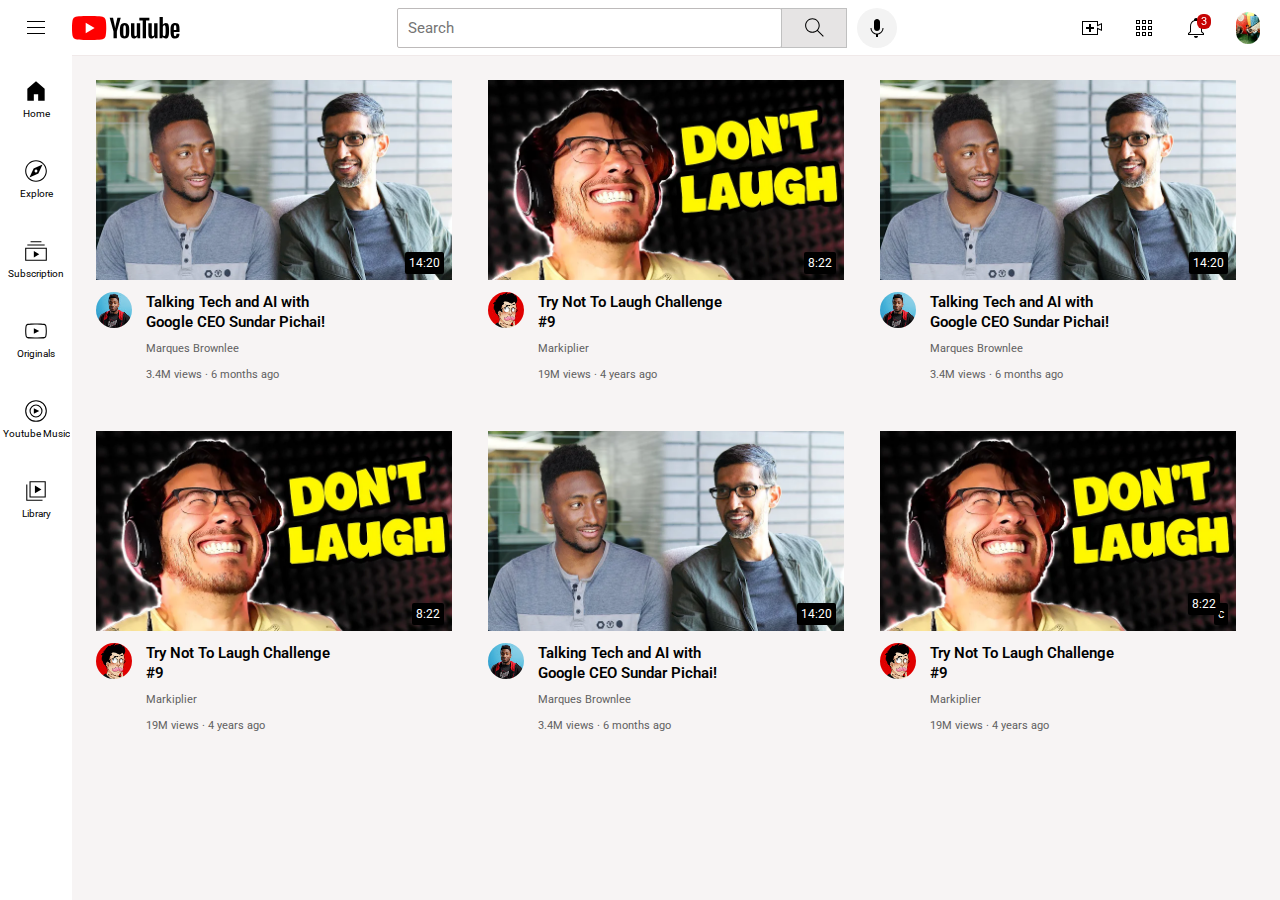
<file: Index.html>
<!DOCTYPE html>
<html>
    <head>
        <title>final 
</title> 
<link rel="preconnect" href="https://fonts.googleapis.com">
<link rel="preconnect" href="https://fonts.gstatic.com" crossorigin>
<link href="https://fonts.googleapis.com/css2?family=Roboto:ital,wght@0,400;1,700&display=swap" rel="stylesheet">
<link rel="stylesheet" href="styles/styles/general.css">
<link rel="stylesheet" href="styles/styles/header.css">
<link rel="stylesheet" href="styles/styles/video.css">
<link rel="stylesheet" href="styles/styles/sidebar.css">
    </head>
    <body>
    <div class="header">
        <div class="left-s">
            <img class="hamburger-menu" src="icons/hamburger-menu.svg" alt="">
            <img class="youtube-logo" src="icons/youtube-logo.svg " alt="">
        </div>
        <div class="middle-s"> 
            <input class="searchbox" type="text" placeholder="Search" > 
            <button class=" search-button">
                <img class="search-icon" src="icons/search.svg" >
                <div class="tooltip">Search</div>
            </button>
            <button class="voice-button">
                <img class="voice-icon" src="icons/voice-search-icon.svg" >
                <div class="tooltip">Search with your voice</div>
            </button>
          </div>
        <div class="right-s">
            <div class="upload-icon-container">          
                  <img class="upload-icon" src="icons/upload.svg" >
                  <div class="tooltip">create</div>
            </div>
            <div class="youtube-app-icon-container">         
                   <img class="youtube-app-icon" src="icons/youtube-apps.svg" >
                   <div class="tooltip">Youtube app</div>   
            </div>
            <div class="notifications-icon-container"><img class="notification-icon" src="icons/notifications.svg" >
            <div class="notifications-count">3</div>
            <div class="tooltip">Notifications</div>
            </div>
            <div class="email-pic-container">
                <img class="email-pic" src="pic/thumbnail-5.jpg" >
                <div class="tooltip">Profile</div>

            </div>
        </div>
        <div class="sidebar">
            
            <div class="sidebar-link"><img src="icons/sidebar icon/home.svg" ><div> Home</div></div>
            <div class="sidebar-link"><img src="icons/sidebar icon/explore.svg" > <div>Explore</div></div>
            <div class="sidebar-link"><img src="icons/sidebar icon/subscriptions.svg" ><div>Subscription</div></div>
            <div class="sidebar-link"><img src="icons/sidebar icon/originals.svg" ><div>Originals</div></div>
            <div class="sidebar-link"><img src="icons/sidebar icon/youtube-music.svg" ><div>Youtube Music</div></div>
            <div class="sidebar-link"><img src="icons/sidebar icon/library.svg" ><div>Library</div></div>

        </div>
       

           </div>

    <div class="video-grid">
    <div class="video-preview">
      
    <div class="thumbnail-row" >
        <a href="https://www.youtube.com/watch?v=n2RNcPRtAiY" target="_blank" class="video-title-link">
        <img class="thumbnail" src="thumbnail-1.webp"></a>
    <div class="video-time">14:20</div>   
    </div>
    
    <div class="video-info-grid">
        <div class="channel-picture"><img class="profile-picture" src="thumbnail-8.jpeg" ></div>
        <div class="video-info">  <p class="vedio-title">Talking Tech and AI with Google CEO Sundar Pichai! </p>
            <p class="video-author"> Marques Brownlee </p>
            <p class="video-stats"> 3.4M views &#183  6 months ago</p></div></div>
        
        </div>
   
  



    <div class="video-preview">
        
    <div class="thumbnail-row">
        <a href="https://www.youtube.com/watch?v=mP0RAo9SKZk" target="_blank" class="video-title-link">
        <img class="thumbnail" src="thumbnail-2.webp" ></a>
        <div class="video-time">8:22</div>
    </div>
    <div class="video-info-grid" >
        <div class="channel-picture">
            
            <img class="profile-picture" src="channel-2.jpeg"></div>
    <div class="video-info" ><p class="vedio-title">
    Try Not To Laugh Challenge #9 </p>
    <p class="video-author"> Markiplier </p>
    <p class="video-stats"> 19M views  &#183  4 years ago</p></div></div>
    
    
  
  

    </div>
    <div class="video-preview">
        
    <div class="thumbnail-row">
        <a href="https://www.youtube.com/watch?v=n2RNcPRtAiY" target="_blank" class="video-title-link">
        <img class="thumbnail" src="thumbnail-1.webp"></a>
        <div class="video-time">14:20</div></div>
    <div class="video-info-grid">
    <div class="channel-picture"><img class="profile-picture" src="thumbnail-8.jpeg" ></div>
    <div class="video-info">  <p class="vedio-title">Talking Tech and AI with Google CEO Sundar Pichai! </p>
        <p class="video-author"> Marques Brownlee </p>
        <p class="video-stats"> 3.4M views &#183  6 months ago</p></div></div>
    
    </div>





    <div class="video-preview">

    <div  class="thumbnail-row">
        <a href="https://www.youtube.com/watch?v=mP0RAo9SKZk" target="_blank" class="video-title-link">
        <img class="thumbnail" src="thumbnail-2.webp" ></a>
        <div class="video-time">8:22</div>
    </div>
    <div class="video-info-grid" >
    <div class="channel-picture"> <img class="profile-picture" src="channel-2.jpeg"></div>
    <div class="video-info" ><p class="vedio-title">
    Try Not To Laugh Challenge #9 </p>
    <p class="video-author"> Markiplier </p>
    <p class="video-stats"> 19M views  &#183  4 years ago</p></div></div>





    </div>
    <div class="video-preview">
        
        <div class="thumbnail-row">
            <a href="https://www.youtube.com/watch?v=n2RNcPRtAiY" target="_blank" class="video-title-link">
            <img class="thumbnail" src="thumbnail-1.webp"></a>
            <div class="video-time">14:20</div></div>
        <div class="video-info-grid">
        <div class="channel-picture"><img class="profile-picture" src="thumbnail-8.jpeg" ></div>
        <div class="video-info">  <p class="vedio-title">Talking Tech and AI with Google CEO Sundar Pichai! </p>
            <p class="video-author"> Marques Brownlee </p>
        <p class="video-stats"> 3.4M views &#183  6 months ago</p></div></div>
    
    </div>

        <div class="video-preview">
        
        <div class="thumbnail-row">
            <a href="https://www.youtube.com/watch?v=mP0RAo9SKZk" target="_blank" class="video-title-link">
            
            <img class="thumbnail" src="thumbnail-2.webp" ></a>
            <div class="video-time">c<div class="video-time">8:22</div></div>
        </div>
        <div class="video-info-grid" >
        <div class="channel-picture"> <img class="profile-picture" src="channel-2.jpeg"></div>
        <div class="video-info" ><p class="vedio-title">
        Try Not To Laugh Challenge #9 </p>
        <p class="video-author"> Markiplier </p>
        <p class="video-stats"> 19M views  &#183  4 years ago</p></div></div>
        </div>
        </div>


        
    
        </body>

            </html>
</file>
<file: styles/styles/general.css>
p{
    font-family: roboto,arial; margin-top: 0;margin-bottom: 0;
  margin: 0; position: static;
  }
  body{
    margin: 0;
    padding-top: 70px;
    padding-left: 96px;
    padding-right: 24px;
    background-color: rgb(247, 244, 244);
  }
</file>
<file: styles/styles/header.css>
.header{
    height: 55px;
    display: flex;
    flex-direction: row; 
    justify-content: space-between ;
position: fixed;
top: 0;left: 0;right: 0;
background-color: white;
border-bottom-width:1px ;
border-bottom-style:solid ;
border-bottom-color: rgb(240, 233, 233);
z-index: 100;


}
.left-s{

align-items: center;
display: flex;
}
.hamburger-menu{
    height: 24px;
    margin-left: 24px;
    margin-right: 24px;

}
.youtube-logo{
    height: 24px;
}

.middle-s{
   
flex: 1;
margin-left: 70px;
margin-right:36px ;
max-width: 500px;
display: flex;
align-items: center;
}
.searchbox{
   flex: 1; 
   height:36px ;
   padding-left: 10px;
   font-size: 15px;
   border-width: 1px;
   border-style: solid;
   border-radius: 2px;
   box-shadow: inset 1px 2px 3px rgba(0, gre0en, 0, 0.05);
   border-color: rgb(189, 186, 186);
width: 0;
}
.searchbox::placeholder{
  font-family: roboto,arial;  
font-size: 15px;

}

.search-button{
    height: 40px;
    width: 66px;
    background-color: rgb(230, 228, 228);
 border-style: solid;
 border-color: rgb(192,192,192);   
border-width: 1px;
margin-left: -1px;
margin-right:10px ;

}
.search-button .tooltip,
.voice-button .tooltip,
.upload-icon-container .tooltip,
.youtube-app-icon-container .tooltip,
.notifications-icon-container .tooltip,
.email-pic-container .tooltip{
    font-family: roboto,arial;
    position: absolute;
    background-color: grey;
    color: white;
    padding-top: 4px;
    padding-bottom: 4px;
    padding-left: 8px;
    padding-right: 8px;
    border-radius: 2px;
    font-size: 12px;
    bottom: -30px;
    opacity: 0;
    transition: opacity 0.15s;
    pointer-events: none;
    white-space: nowrap;

}
.search-button:hover .tooltip,
.voice-button:hover .tooltip,
.upload-icon-container:hover .tooltip,
.youtube-app-icon-container:hover .tooltip,
.notifications-icon-container:hover .tooltip,
.email-pic-container:hover .tooltip{
    opacity: 1;
}
.search-button,
.voice-button,
.upload-icon-container,
.youtube-app-icon-container,
.notifications-icon-container,
.email-pic-container{
    position: relative;
    display: flex;
    flex-direction: row;
    justify-content: center;
    align-items: center;
}

.search-icon{
    height: 25px;
    
}

.voice-button{
    height: 40px;
    width: 40px;
    border-radius: 20px;
    border: none;
    background-color: rgb(243, 243, 243);
    position: relative;
}
.voice-icon{
    height: 24px ;
   
    

    }
.right-s{
    
width: 180px;
display: flex;
align-items: center;
justify-content: space-between;
margin-right: 20px;
flex-shrink: 0;
}
.upload-icon{
    height: 24px;


}

.youtube-app-icon{
 height: 24px;
}
.notification-icon{
    height: 24px;

}
.notifications-icon-container{
position: relative;
}
.notifications-count{
position: absolute;
top: -2px;right: -3px;
background-color: rgb(199, 5, 5);
color: white;
font-family: roboto,arial;
font-size: 11px;
padding-left: 4px;padding-right: 4px;
padding-top: 1px;padding-bottom: 1px;
border-radius: 6px;

}
.email-pic{
    height: 32px;
    border-radius: 16px;
    object-fit: contain;
}
</file>
<file: styles/styles/video.css>
.video-preview{
    display: inline-block; 
    padding-top: 10px;
    margin-right: 20px;
    
}
.e{
     
    padding-top:30px ;
}
.thumbnail{
 width: 100%;



 }


 
 .vedio-title{
    margin-top: 0;
     font-size: 15px;
    margin-bottom: 10px;
    font-weight: 600;
    width: 200px;
    line-height: 20px;
 }
 .video-author{
    font-size: 11px; font-weight: 400;
    margin-bottom: 13px;
color:  rgb(96, 96, 96); 
}
 .video-stats{
    font-size: 11px;color:  rgb(96, 96, 96); 
 }

 .channel-picture{
    
    vertical-align: top;
   
     }
.thumbnail-row{
    margin-bottom: 8px;
    position: relative;
    
}
 
 .profile-picture{
    width:36px;
    border-radius: 50px;
 }
 .video-info-grid{
    display: grid;
    grid-template-columns: 50px 1fr;
 }
.video-grid{
    display: grid;
    grid-template-columns: 1fr 1fr 1fr;
column-gap: 16px;
row-gap: 40px;

}
@media( max-width:750px ){
    .video-grid{
        grid-template-columns: 1fr 1fr;
    }  
}
@media( min-width:751px)and(max-width:999px)
{
    .video-grid{
        grid-template-columns: 1fr 1fr  1fr;
    }  
}

.video-time{
    font-family: Roboto,arial ;
    font-size: 12px;
    font-weight: 500px;
    padding: 4px ;
    border-radius: 2px;
    background-color: black;
    color: white;
    position:absolute ;
    bottom: 10px;right: 8px;
}
.video-title-link {
    text-decoration: none;
    color: black;
  }
</file>
<file: styles/styles/sidebar.css>
.sidebar{
    position: fixed;
    left: 0px;
    bottom: 0px;
    top: 55px;
    background-color: rgb(255, 255, 255);
    width: 72px;
z-index: 200;
   padding-top: 5px;
}
.sidebar-link{
    display: flex;
    justify-content: center;
    align-items: center;
    flex-direction: column;
    cursor: pointer;


    height: 76px;
    margin-bottom: 4px;
}
.sidebar-link:hover{
    background-color:rgb(214, 208, 208); ;
}
.sidebar-link img {
    height: 26px;
    margin-bottom: 4px;
    
    }
    .sidebar-link div{
        font-family: Roboto,arial;
        font-size: 10px;
    
    }
</file>
